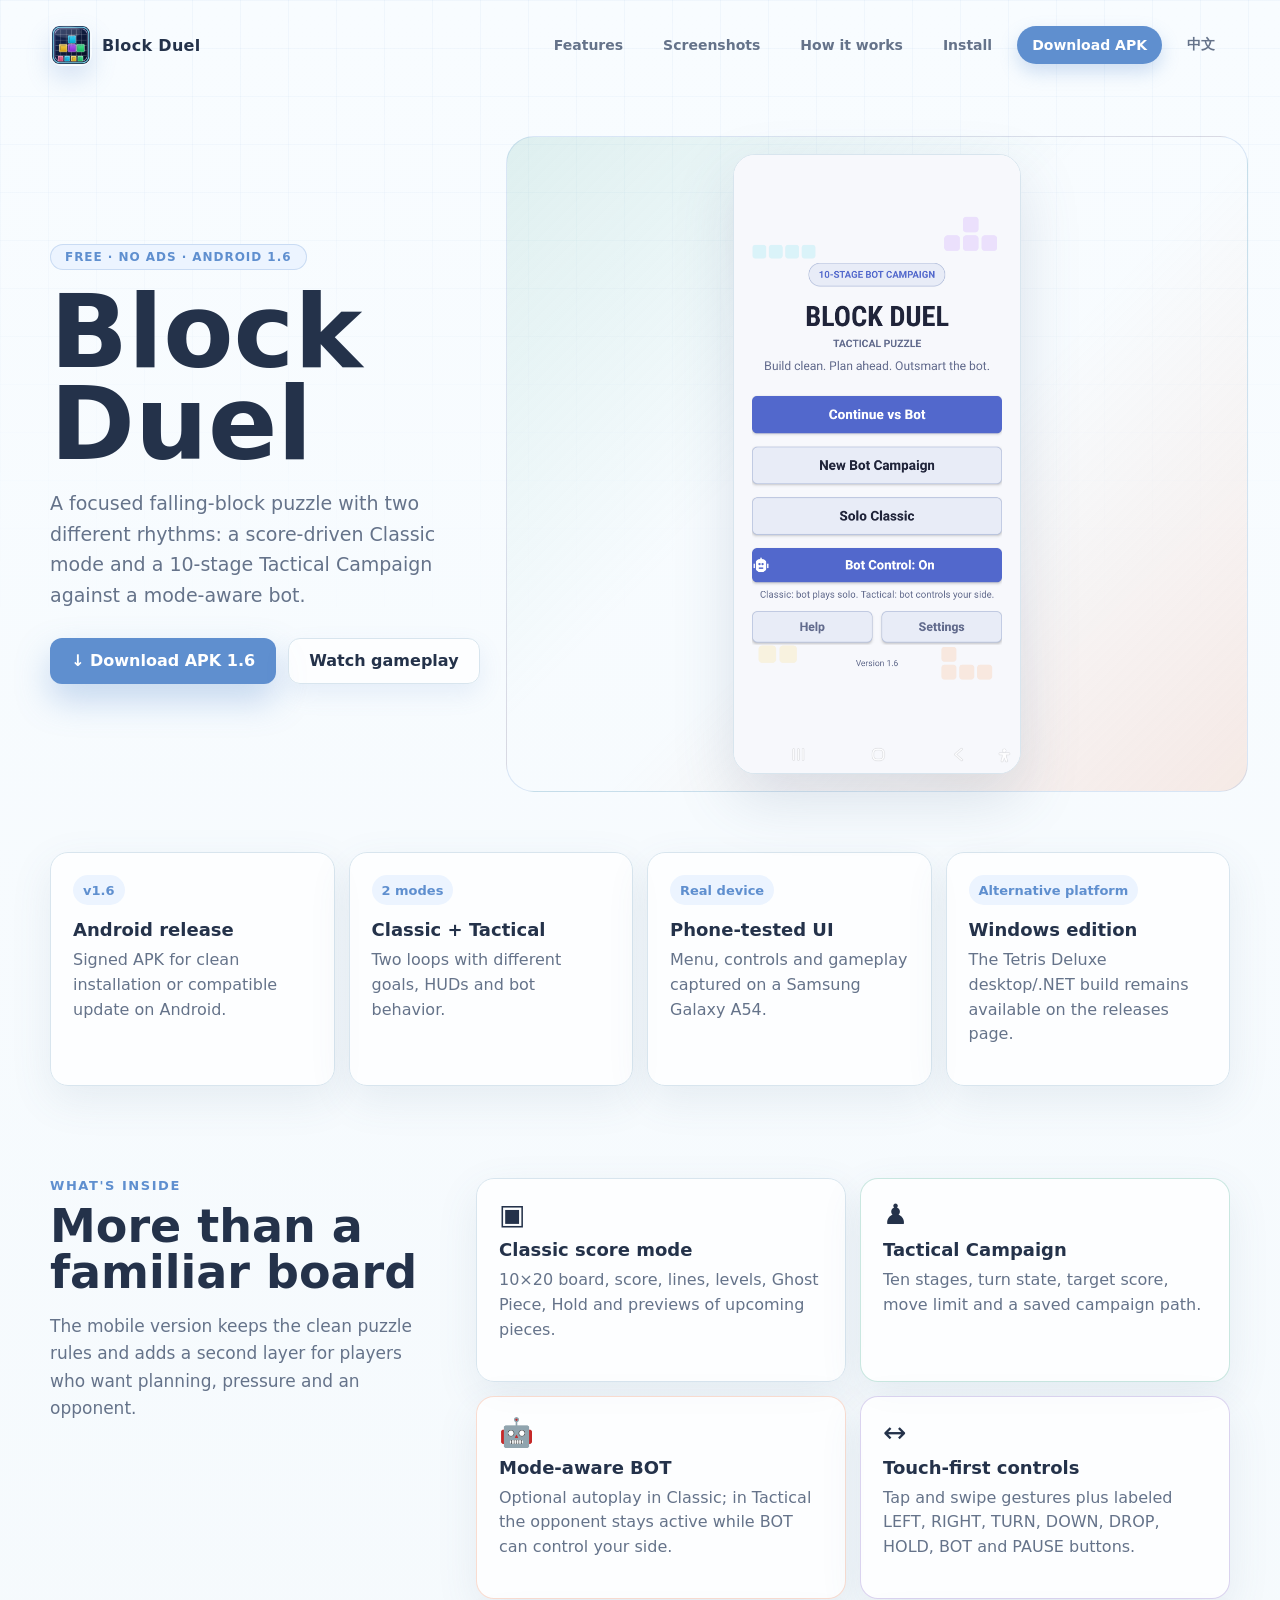
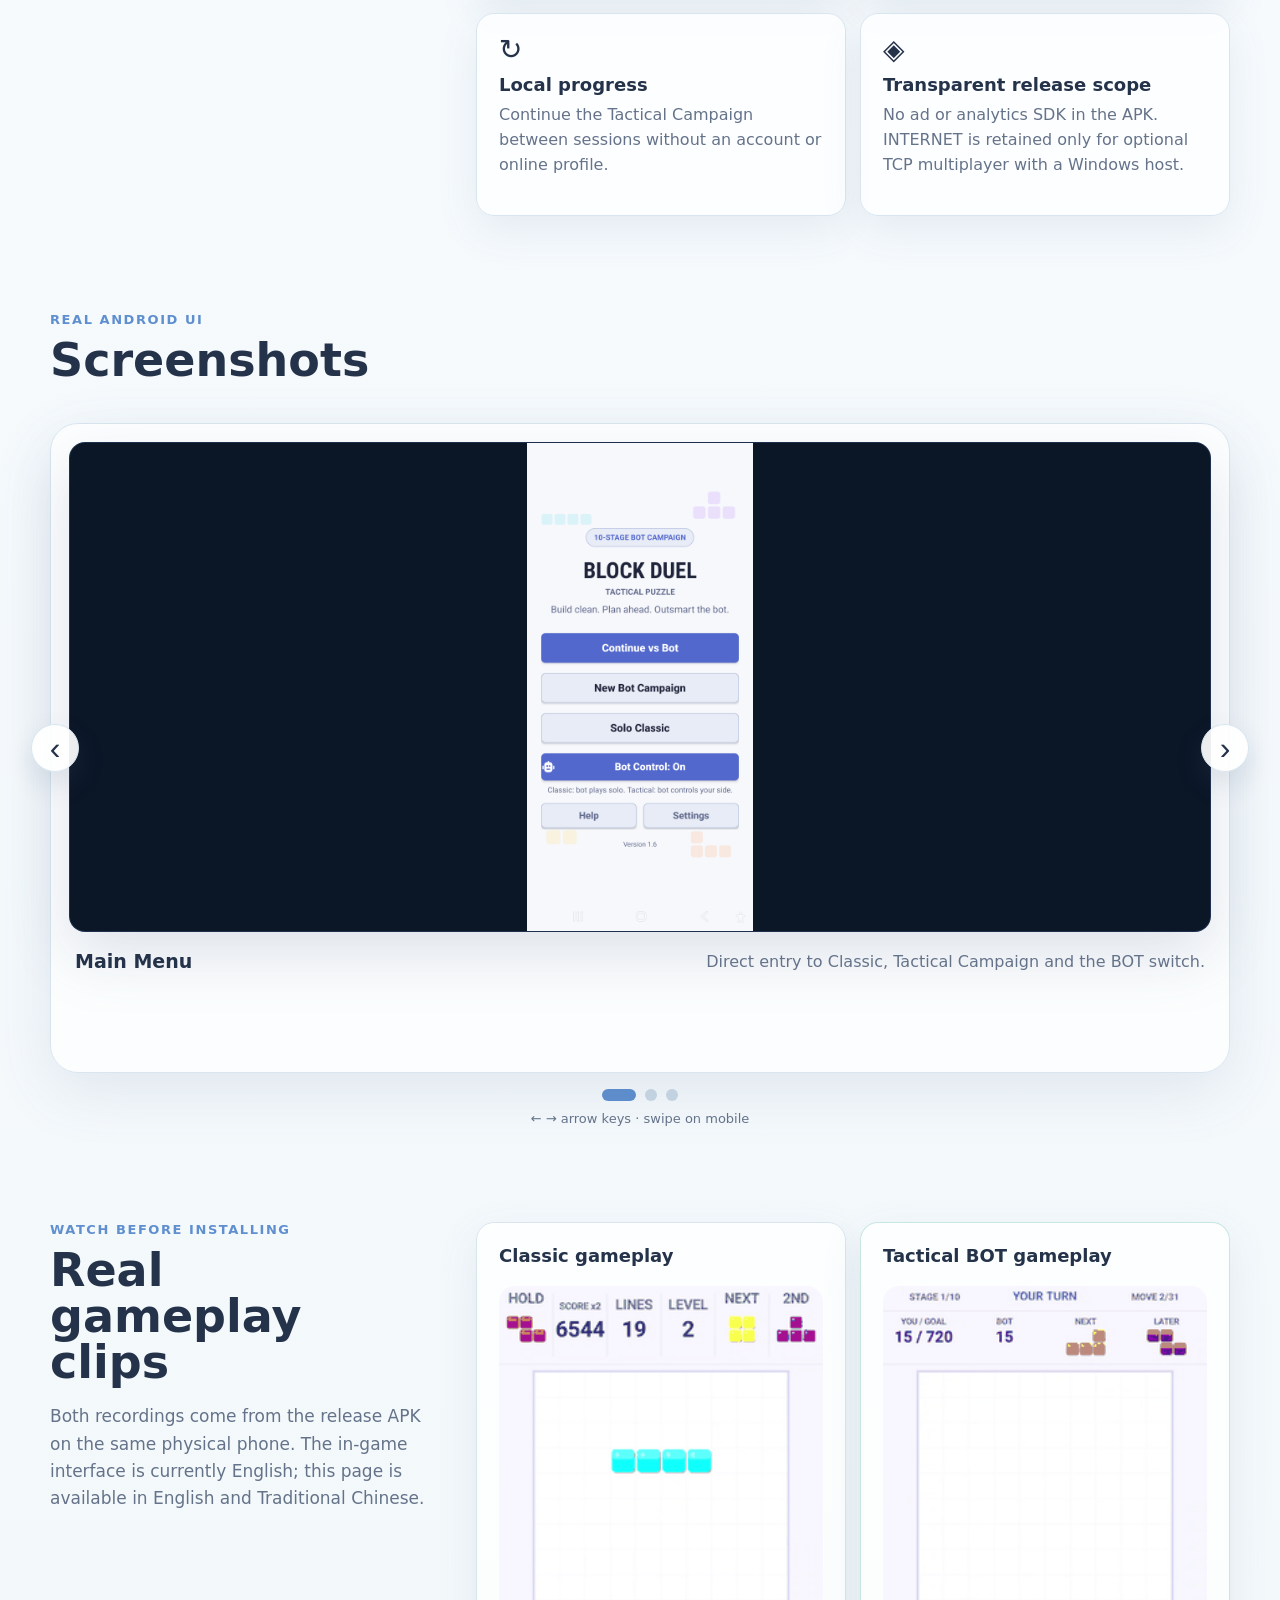
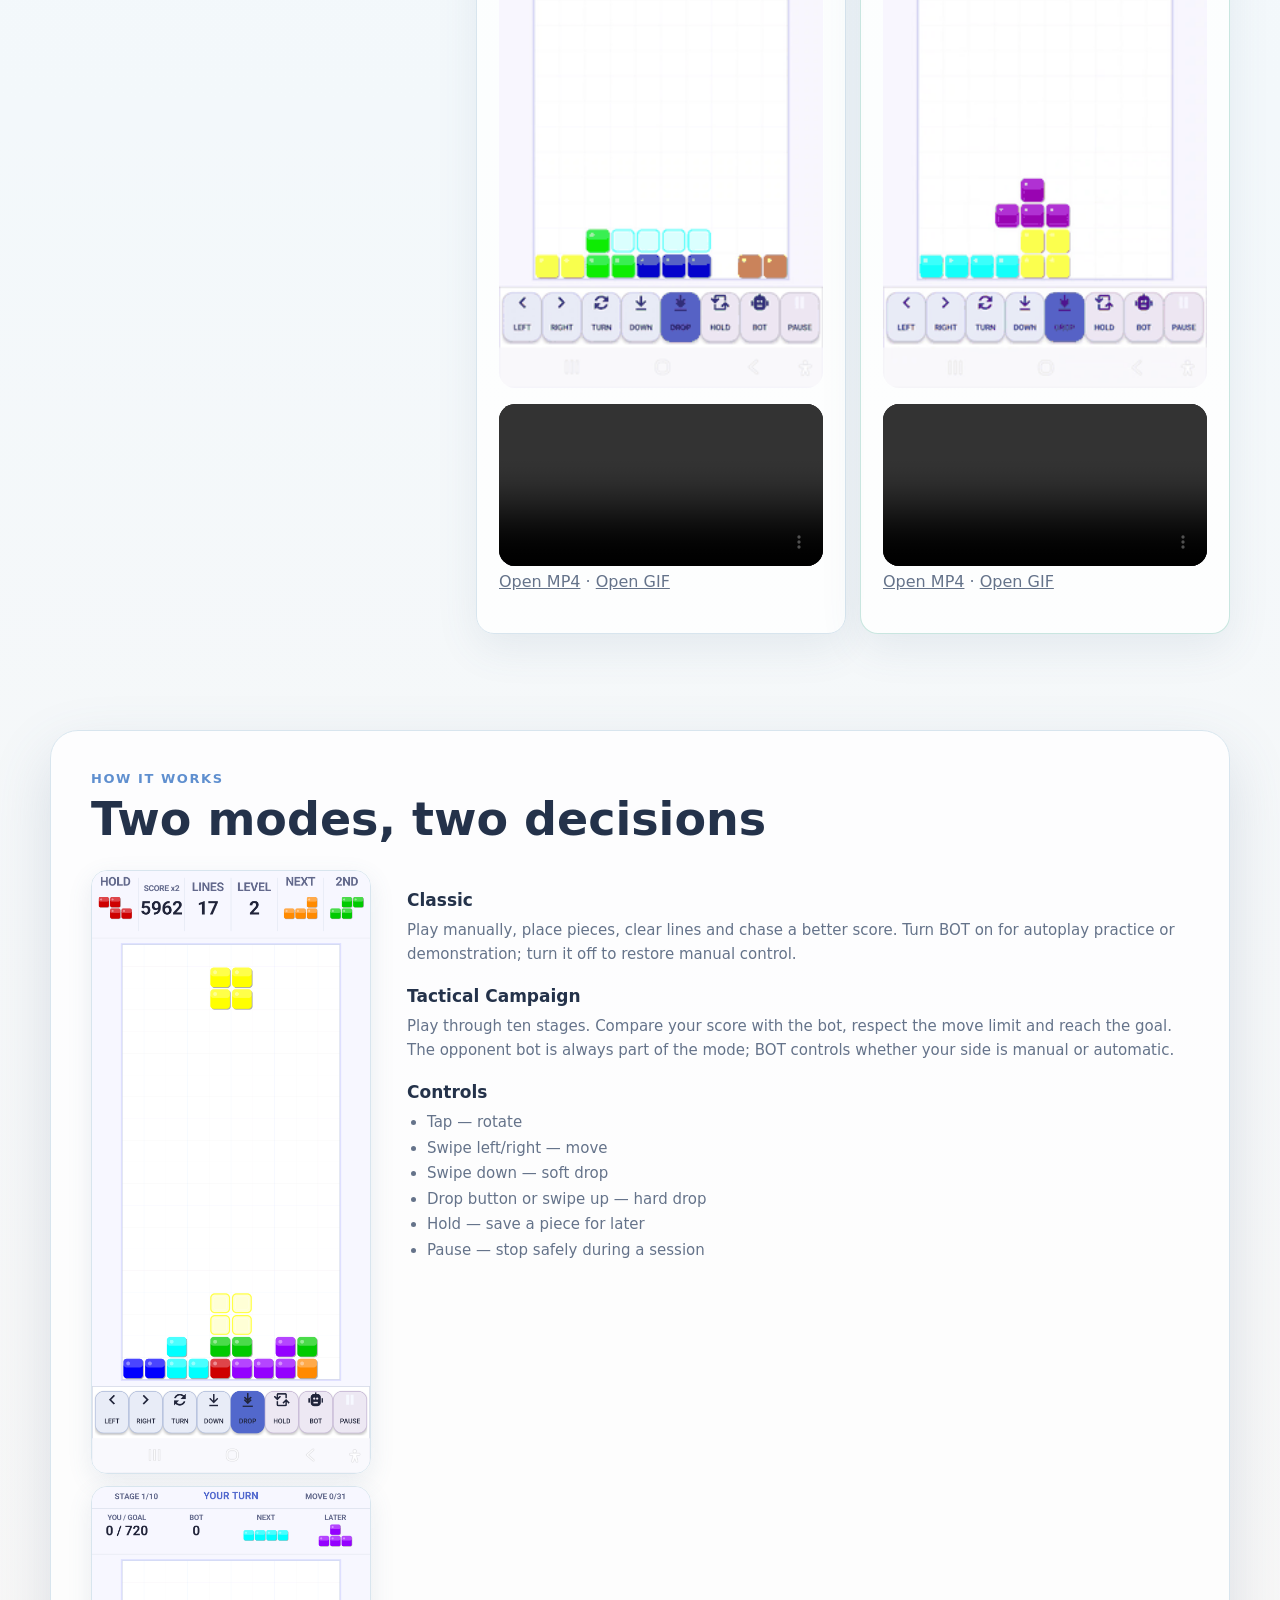
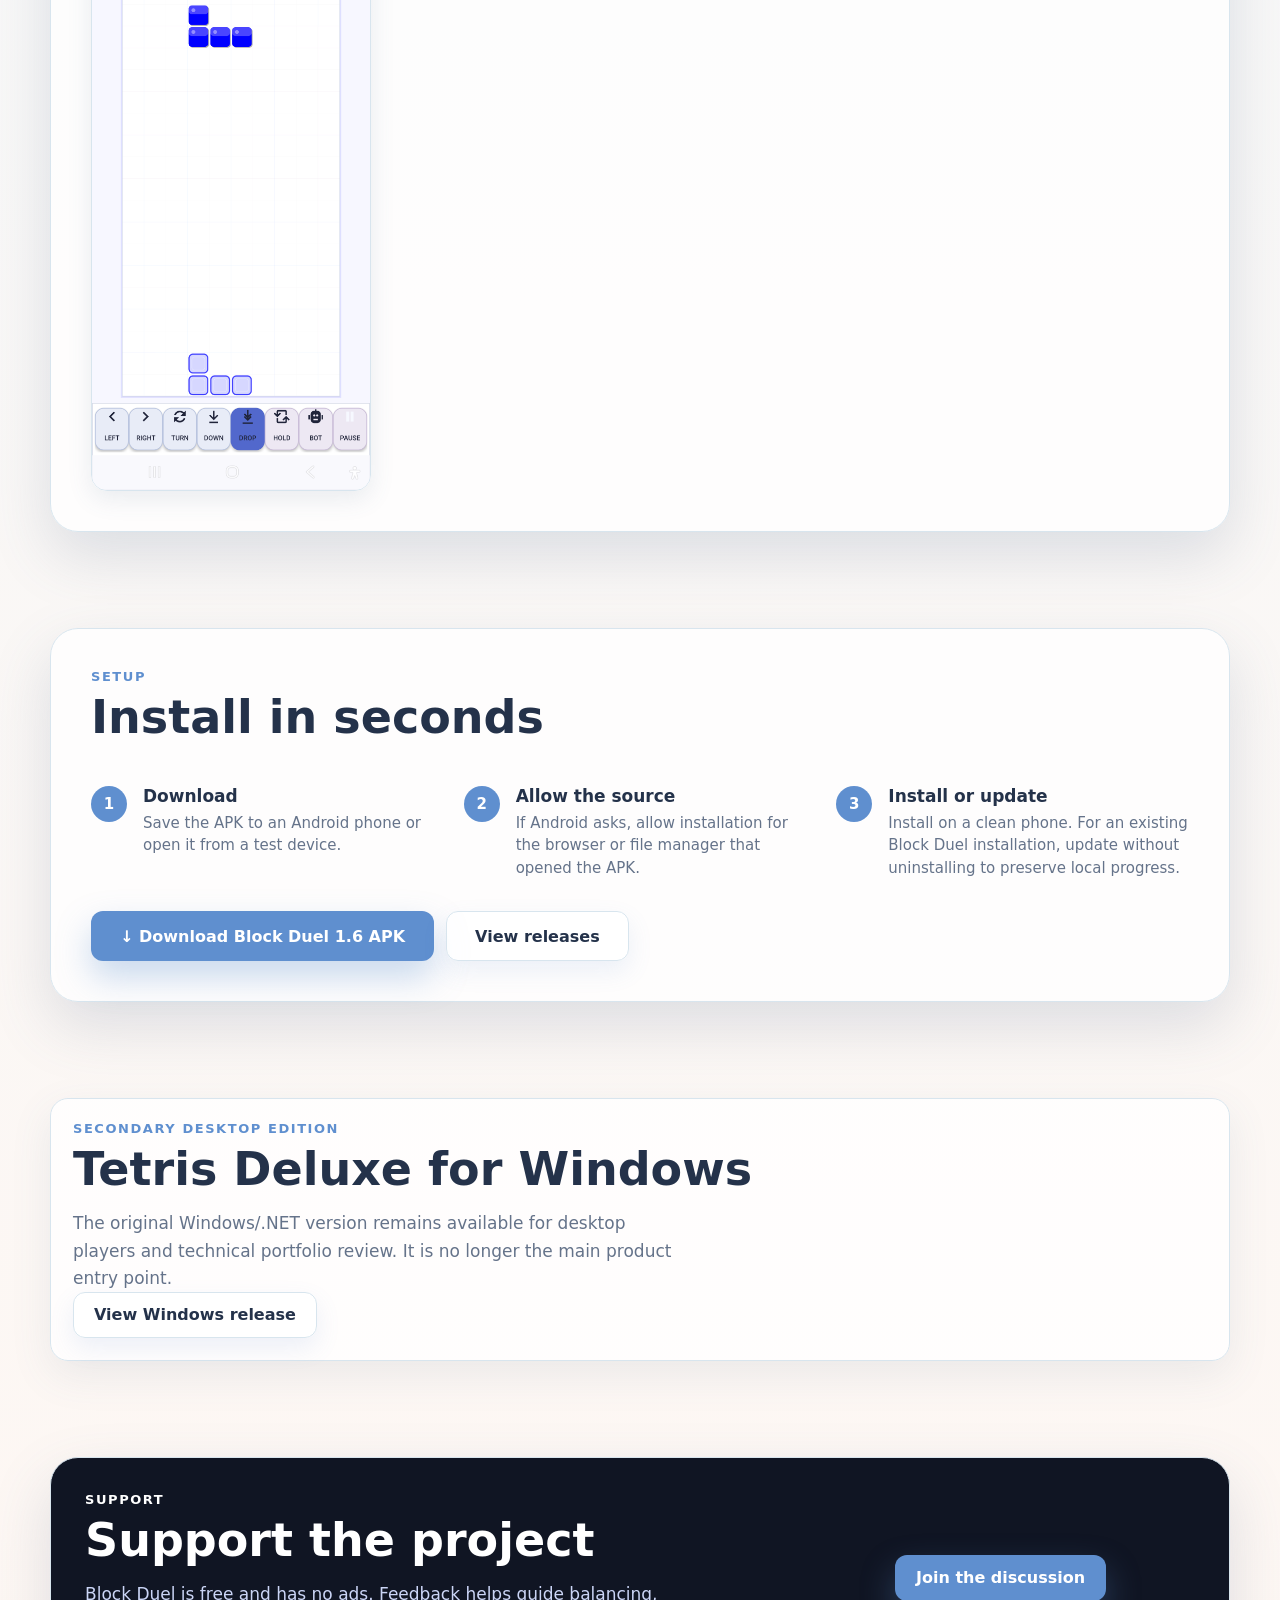
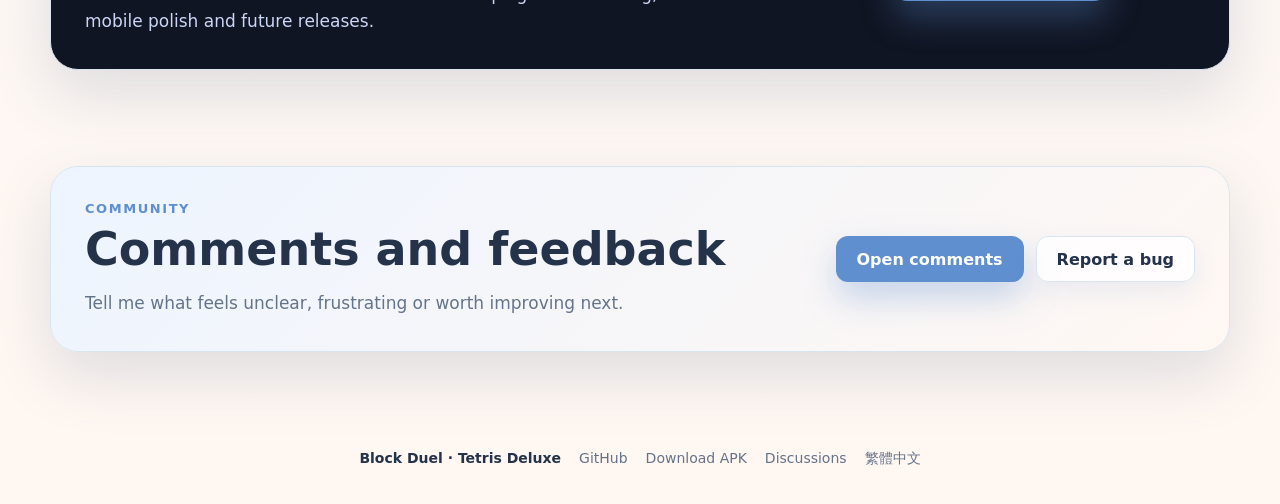
<file: docs/index.html>
<!doctype html>
<html lang="en">
<head>
  <meta charset="utf-8">
  <meta name="viewport" content="width=device-width, initial-scale=1">
  <title>Block Duel — Android Puzzle Game with Tactical Bot Campaign</title>
  <meta name="description" content="Download Block Duel 1.6 for Android: Classic falling blocks, touch controls, a Tactical Campaign and a mode-aware bot.">
  <meta name="keywords" content="Block Duel, Android puzzle game, Tetris game, tactical bot campaign, touch controls, falling blocks">
  <meta name="author" content="Denis-RZ">
  <meta name="robots" content="index, follow">
  <link rel="canonical" href="https://denis-rz.github.io/TetrisDeluxe/">
  <meta property="og:type" content="website">
  <meta property="og:title" content="Block Duel — Android Puzzle Game">
  <meta property="og:description" content="Classic falling blocks and a 10-stage Tactical Campaign against a mode-aware bot.">
  <meta property="og:url" content="https://denis-rz.github.io/TetrisDeluxe/">
  <meta property="og:image" content="https://denis-rz.github.io/TetrisDeluxe/assets/android-main-menu.png">
  <meta property="og:site_name" content="Block Duel">
  <meta name="twitter:card" content="summary_large_image">
  <meta name="twitter:title" content="Block Duel — Android Puzzle Game">
  <meta name="twitter:description" content="Download Block Duel 1.6 for Android with touch controls, Tactical Campaign and a mode-aware bot.">
  <meta name="twitter:image" content="https://denis-rz.github.io/TetrisDeluxe/assets/android-main-menu.png">
  <meta name="theme-color" content="#f7fbff">
  <link rel="icon" type="image/png" href="assets/icon.png">
  <link rel="apple-touch-icon" href="assets/icon.png">
  <link rel="alternate" hreflang="en" href="https://denis-rz.github.io/TetrisDeluxe/">
  <link rel="alternate" hreflang="zh-Hant-TW" href="https://denis-rz.github.io/TetrisDeluxe/zh-tw/">
  <link rel="alternate" hreflang="x-default" href="https://denis-rz.github.io/TetrisDeluxe/">
  <link rel="stylesheet" href="styles.css?v=1.6.2">
  <script async src="https://www.googletagmanager.com/gtag/js?id=G-CJQLMPDZRV"></script>
  <script>
    window.dataLayer = window.dataLayer || [];
    function gtag(){dataLayer.push(arguments);}
    gtag('js', new Date());
    gtag('config', 'G-CJQLMPDZRV');
  </script>
  <script type="application/ld+json">
    {
      "@context": "https://schema.org",
      "@type": "SoftwareApplication",
      "name": "Block Duel",
      "applicationCategory": "GameApplication",
      "applicationSubCategory": "Puzzle Game",
      "operatingSystem": "Android",
      "description": "Android falling-block puzzle game with Classic play, Tactical Campaign, touch controls and a mode-aware bot.",
      "image": "https://denis-rz.github.io/TetrisDeluxe/assets/android-main-menu.png",
      "screenshot": [
        "https://denis-rz.github.io/TetrisDeluxe/assets/android-main-menu.png",
        "https://denis-rz.github.io/TetrisDeluxe/assets/android-classic.png",
        "https://denis-rz.github.io/TetrisDeluxe/assets/android-tactical.png"
      ],
      "downloadUrl": "https://denis-rz.github.io/TetrisDeluxe/assets/Block-Duel-1.6.apk",
      "discussionUrl": "https://github.com/Denis-RZ/TetrisDeluxe/discussions",
      "softwareVersion": "1.6",
      "offers": {"@type": "Offer", "price": "0", "priceCurrency": "USD"},
      "author": {"@type": "Person", "name": "Denis-RZ", "url": "https://github.com/Denis-RZ"},
      "url": "https://denis-rz.github.io/TetrisDeluxe/"
    }
  </script>
</head>
<body>
  <header class="site-header">
    <a class="brand" href="#top" aria-label="Block Duel home">
      <img src="assets/icon.png" alt="" class="brand-icon">
      <span>Block Duel</span>
    </a>
    <nav aria-label="Main navigation">
      <a href="#features">Features</a>
      <a href="#gallery">Screenshots</a>
      <a href="#android">How it works</a>
      <a href="#install">Install</a>
      <a href="assets/Block-Duel-1.6.apk" class="nav-download">Download APK</a>
      <a href="zh-tw/" lang="zh-Hant-TW">中文</a>
    </nav>
  </header>

  <main id="top">
    <section class="hero">
      <div class="hero-copy">
        <span class="badge">Free · No ads · Android 1.6</span>
        <h1>Block Duel</h1>
        <p class="lead">A focused falling-block puzzle with two different rhythms: a score-driven Classic mode and a 10-stage Tactical Campaign against a mode-aware bot.</p>
        <div class="actions">
          <a class="button primary" href="assets/Block-Duel-1.6.apk">↓ Download APK 1.6</a>
          <a class="button" href="#mobile-demo">Watch gameplay</a>
        </div>
      </div>
      <div class="hero-media">
      <img src="assets/android-main-menu.png" alt="Block Duel Android main menu with Classic, Tactical and BOT controls">
      </div>
    </section>

    <section class="release-panel" aria-label="Release highlights">
      <article>
        <span class="metric">v1.6</span>
        <strong>Android release</strong>
        <p>Signed APK for clean installation or compatible update on Android.</p>
      </article>
      <article>
        <span class="metric">2 modes</span>
        <strong>Classic + Tactical</strong>
        <p>Two loops with different goals, HUDs and bot behavior.</p>
      </article>
      <article>
        <span class="metric">Real device</span>
        <strong>Phone-tested UI</strong>
        <p>Menu, controls and gameplay captured on a Samsung Galaxy A54.</p>
      </article>
      <article>
        <span class="metric">Alternative platform</span>
        <strong>Windows edition</strong>
        <p>The Tetris Deluxe desktop/.NET build remains available on the releases page.</p>
      </article>
    </section>

    <section id="features" class="section intro">
      <div>
        <p class="eyebrow">What's inside</p>
        <h2>More than a familiar board</h2>
        <p class="lead small">The mobile version keeps the clean puzzle rules and adds a second layer for players who want planning, pressure and an opponent.</p>
      </div>
      <div class="feature-grid">
        <article><span class="feature-icon">▣</span><strong>Classic score mode</strong><p>10×20 board, score, lines, levels, Ghost Piece, Hold and previews of upcoming pieces.</p></article>
        <article><span class="feature-icon">♟</span><strong>Tactical Campaign</strong><p>Ten stages, turn state, target score, move limit and a saved campaign path.</p></article>
        <article><span class="feature-icon">🤖</span><strong>Mode-aware BOT</strong><p>Optional autoplay in Classic; in Tactical the opponent stays active while BOT can control your side.</p></article>
        <article><span class="feature-icon">↔</span><strong>Touch-first controls</strong><p>Tap and swipe gestures plus labeled LEFT, RIGHT, TURN, DOWN, DROP, HOLD, BOT and PAUSE buttons.</p></article>
        <article><span class="feature-icon">↻</span><strong>Local progress</strong><p>Continue the Tactical Campaign between sessions without an account or online profile.</p></article>
        <article><span class="feature-icon">◈</span><strong>Transparent release scope</strong><p>No ad or analytics SDK in the APK. INTERNET is retained only for optional TCP multiplayer with a Windows host.</p></article>
      </div>
    </section>

    <section id="gallery" class="section gallery-section">
      <div class="section-heading"><div><p class="eyebrow">Real Android UI</p><h2>Screenshots</h2></div></div>
      <div class="slider" data-slider>
        <button class="slider-arrow previous" type="button" data-previous aria-label="Previous screenshot">‹</button>
        <figure class="slide is-active" data-slide><img src="assets/android-main-menu.png" alt="Block Duel Android main menu"><figcaption><strong>Main Menu</strong><span>Direct entry to Classic, Tactical Campaign and the BOT switch.</span></figcaption></figure>
        <figure class="slide" data-slide><img src="assets/android-classic.png" alt="Block Duel Android Classic mode"><figcaption><strong>Classic</strong><span>HUD, Ghost Piece, Hold, Next/2ND and touch controls.</span></figcaption></figure>
        <figure class="slide" data-slide><img src="assets/android-tactical.png" alt="Block Duel Android Tactical Campaign"><figcaption><strong>Tactical Campaign</strong><span>Stage, turn, scores, goal, move limit and next pieces.</span></figcaption></figure>
        <button class="slider-arrow next" type="button" data-next aria-label="Next screenshot">›</button>
      </div>
      <div class="slider-dots" data-dots aria-label="Gallery navigation"></div>
      <p class="gallery-hint">← → arrow keys · swipe on mobile</p>
    </section>

    <section id="mobile-demo" class="section intro">
      <div><p class="eyebrow">Watch before installing</p><h2>Real gameplay clips</h2><p class="lead small">Both recordings come from the release APK on the same physical phone. The in-game interface is currently English; this page is available in English and Traditional Chinese.</p></div>
      <div class="feature-grid">
        <article><strong>Classic gameplay</strong><img src="assets/android-classic-gameplay.gif" alt="Classic gameplay GIF preview" style="width:100%;border-radius:16px;margin:12px 0"><video controls preload="metadata" style="width:100%;border-radius:16px;background:#111" src="assets/android-classic-gameplay.mp4"></video><p><a href="assets/android-classic-gameplay.mp4">Open MP4</a> · <a href="assets/android-classic-gameplay.gif">Open GIF</a></p></article>
        <article><strong>Tactical BOT gameplay</strong><img src="assets/android-tactical-bot-clean.gif" alt="Tactical BOT gameplay GIF preview" style="width:100%;border-radius:16px;margin:12px 0"><video controls preload="metadata" style="width:100%;border-radius:16px;background:#111" src="assets/android-tactical-bot-clean.mp4"></video><p><a href="assets/android-tactical-bot-clean.mp4">Open MP4</a> · <a href="assets/android-tactical-bot-clean.gif">Open GIF</a></p></article>
      </div>
    </section>

    <section id="android" class="section android-section">
      <p class="eyebrow">How it works</p>
      <h2>Two modes, two decisions</h2>
      <div class="android-layout">
        <div class="android-screenshots"><img src="assets/android-classic.png" alt="Block Duel Classic mode"><img src="assets/android-tactical.png" alt="Block Duel Tactical Campaign"></div>
        <div class="android-info">
          <h3>Classic</h3><p class="android-desc">Play manually, place pieces, clear lines and chase a better score. Turn BOT on for autoplay practice or demonstration; turn it off to restore manual control.</p>
          <h3>Tactical Campaign</h3><p class="android-desc">Play through ten stages. Compare your score with the bot, respect the move limit and reach the goal. The opponent bot is always part of the mode; BOT controls whether your side is manual or automatic.</p>
          <h3>Controls</h3><ul><li>Tap — rotate</li><li>Swipe left/right — move</li><li>Swipe down — soft drop</li><li>Drop button or swipe up — hard drop</li><li>Hold — save a piece for later</li><li>Pause — stop safely during a session</li></ul>
        </div>
      </div>
    </section>

    <section id="install" class="section install-section">
      <div class="section-heading"><div><p class="eyebrow">Setup</p><h2>Install in seconds</h2></div></div>
      <div class="install-steps">
        <div class="install-step"><span class="step-num">1</span><div><strong>Download</strong><p>Save the APK to an Android phone or open it from a test device.</p></div></div>
        <div class="install-step"><span class="step-num">2</span><div><strong>Allow the source</strong><p>If Android asks, allow installation for the browser or file manager that opened the APK.</p></div></div>
        <div class="install-step"><span class="step-num">3</span><div><strong>Install or update</strong><p>Install on a clean phone. For an existing Block Duel installation, update without uninstalling to preserve local progress.</p></div></div>
      </div>
      <div class="install-actions"><a class="button primary install-cta" href="assets/Block-Duel-1.6.apk">↓ Download Block Duel 1.6 APK</a><a class="button install-cta" href="https://github.com/Denis-RZ/TetrisDeluxe/releases/latest">View releases</a></div>
    </section>

    <section class="section" aria-label="Desktop edition">
      <div style="padding:22px;border:1px solid #d8e5ee;border-radius:18px;background:rgba(255,255,255,.76);box-shadow:0 14px 42px rgba(81,104,136,.1)"><p class="eyebrow">Secondary desktop edition</p><h2>Tetris Deluxe for Windows</h2><p class="lead small">The original Windows/.NET version remains available for desktop players and technical portfolio review. It is no longer the main product entry point.</p><a class="button" href="https://github.com/Denis-RZ/TetrisDeluxe/releases/latest">View Windows release</a></div>
    </section>

    <section id="support" class="section support-section"><div class="support-copy"><p class="eyebrow">Support</p><h2>Support the project</h2><p class="lead small">Block Duel is free and has no ads. Feedback helps guide balancing, mobile polish and future releases.</p></div><div class="feedback-actions"><a class="button primary" href="https://github.com/Denis-RZ/TetrisDeluxe/discussions">Join the discussion</a></div></section>

    <section id="feedback" class="section feedback-section"><div><p class="eyebrow">Community</p><h2>Comments and feedback</h2><p class="lead small">Tell me what feels unclear, frustrating or worth improving next.</p></div><div class="feedback-actions"><a class="button primary" href="https://github.com/Denis-RZ/TetrisDeluxe/discussions">Open comments</a><a class="button" href="https://github.com/Denis-RZ/TetrisDeluxe/issues/new?template=feedback.yml">Report a bug</a></div></section>
  </main>

  <footer><span>Block Duel · Tetris Deluxe</span><a href="https://github.com/Denis-RZ/TetrisDeluxe">GitHub</a><a href="assets/Block-Duel-1.6.apk">Download APK</a><a href="https://github.com/Denis-RZ/TetrisDeluxe/discussions">Discussions</a><a href="zh-tw/" lang="zh-Hant-TW">繁體中文</a></footer>

  <script>
    const slider = document.querySelector("[data-slider]");
    const slides = [...document.querySelectorAll("[data-slide]")];
    const dotsHost = document.querySelector("[data-dots]");
    let currentSlide = 0;
    const setSlide = (index) => {
      currentSlide = (index + slides.length) % slides.length;
      slides.forEach((slide, i) => slide.classList.toggle("is-active", i === currentSlide));
      [...dotsHost.children].forEach((dot, i) => { dot.classList.toggle("is-active", i === currentSlide); dot.setAttribute("aria-current", i === currentSlide ? "true" : "false"); });
    };
    slides.forEach((_, index) => { const dot = document.createElement("button"); dot.type = "button"; dot.setAttribute("aria-label", `Show screenshot ${index + 1}`); dot.addEventListener("click", () => setSlide(index)); dotsHost.appendChild(dot); });
    slider.querySelector("[data-previous]").addEventListener("click", () => setSlide(currentSlide - 1));
    slider.querySelector("[data-next]").addEventListener("click", () => setSlide(currentSlide + 1));
    document.addEventListener("keydown", (e) => { if (e.key === "ArrowLeft") setSlide(currentSlide - 1); if (e.key === "ArrowRight") setSlide(currentSlide + 1); });
    let touchStartX = 0;
    slider.addEventListener("touchstart", (e) => { touchStartX = e.touches[0].clientX; }, { passive: true });
    slider.addEventListener("touchend", (e) => { const diff = touchStartX - e.changedTouches[0].clientX; if (Math.abs(diff) > 50) setSlide(currentSlide + (diff > 0 ? 1 : -1)); }, { passive: true });
    setSlide(0);
  </script>
</body>
</html>
</file>
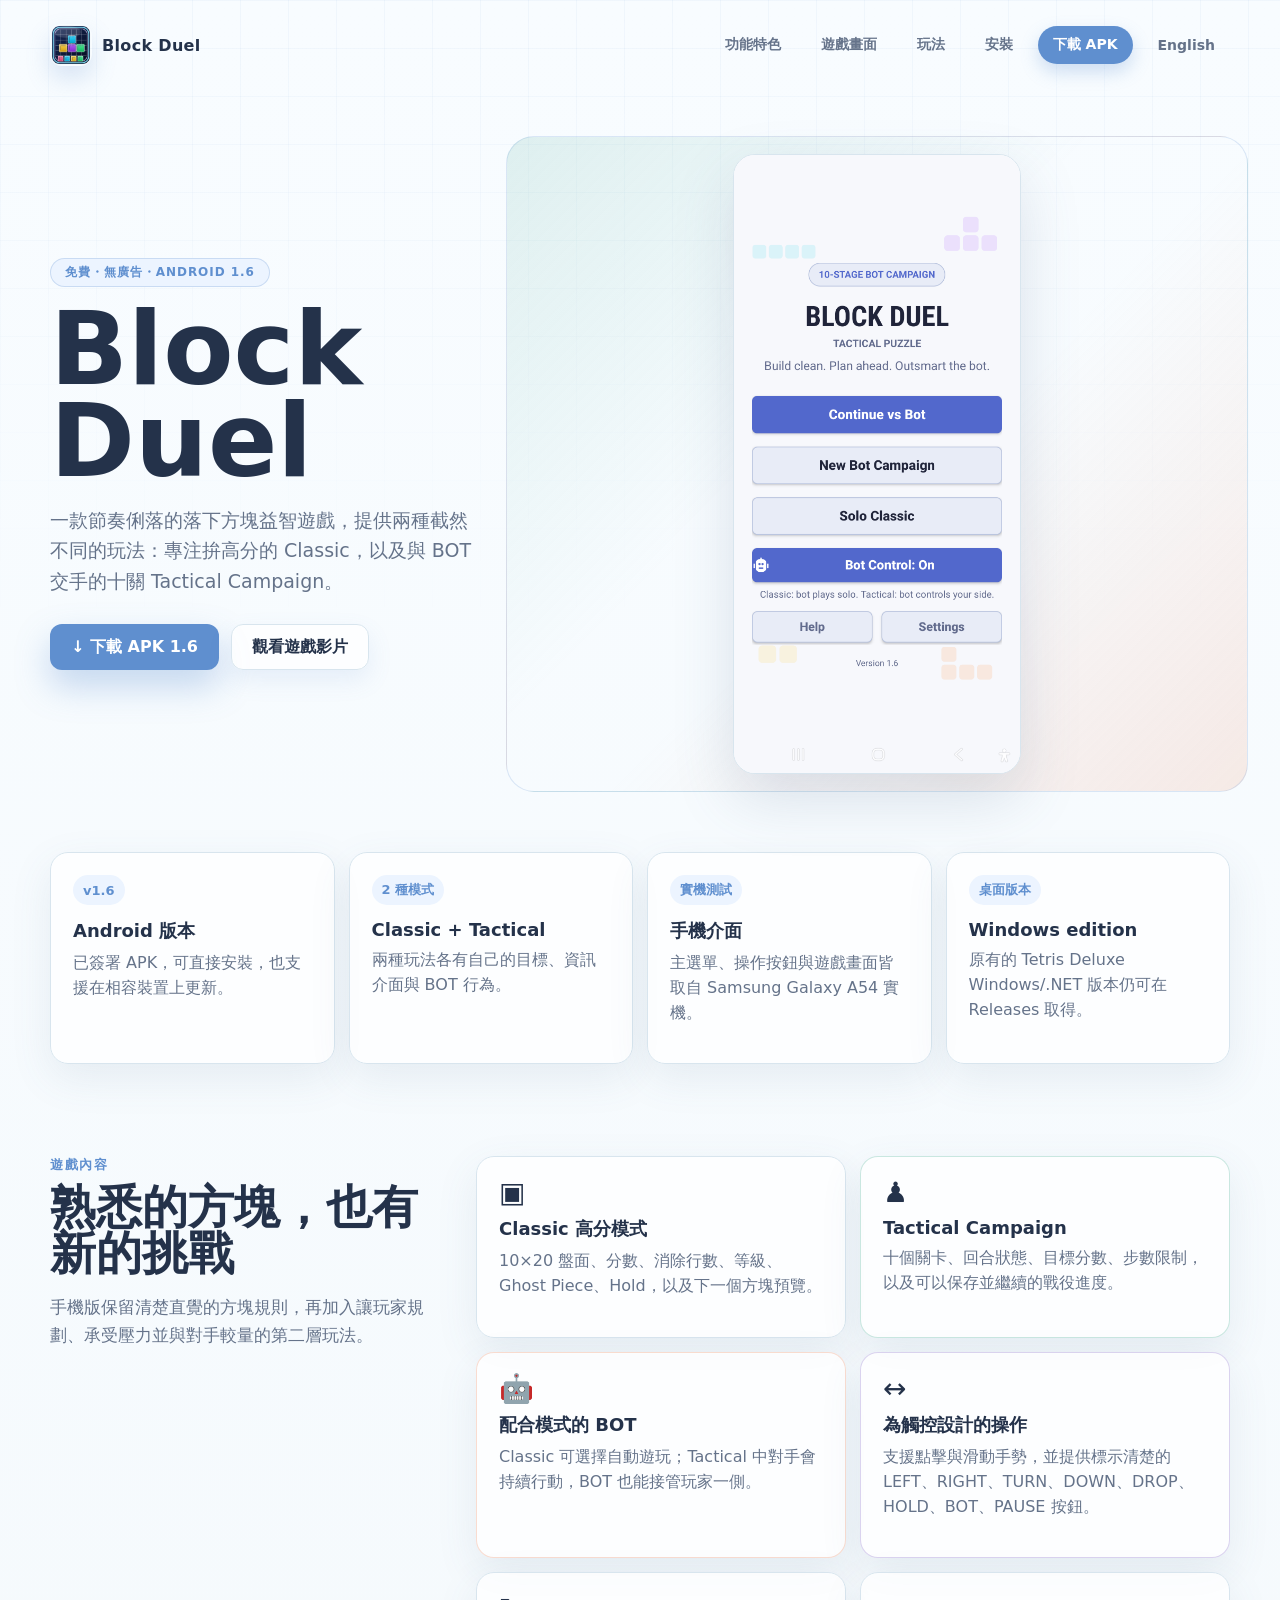
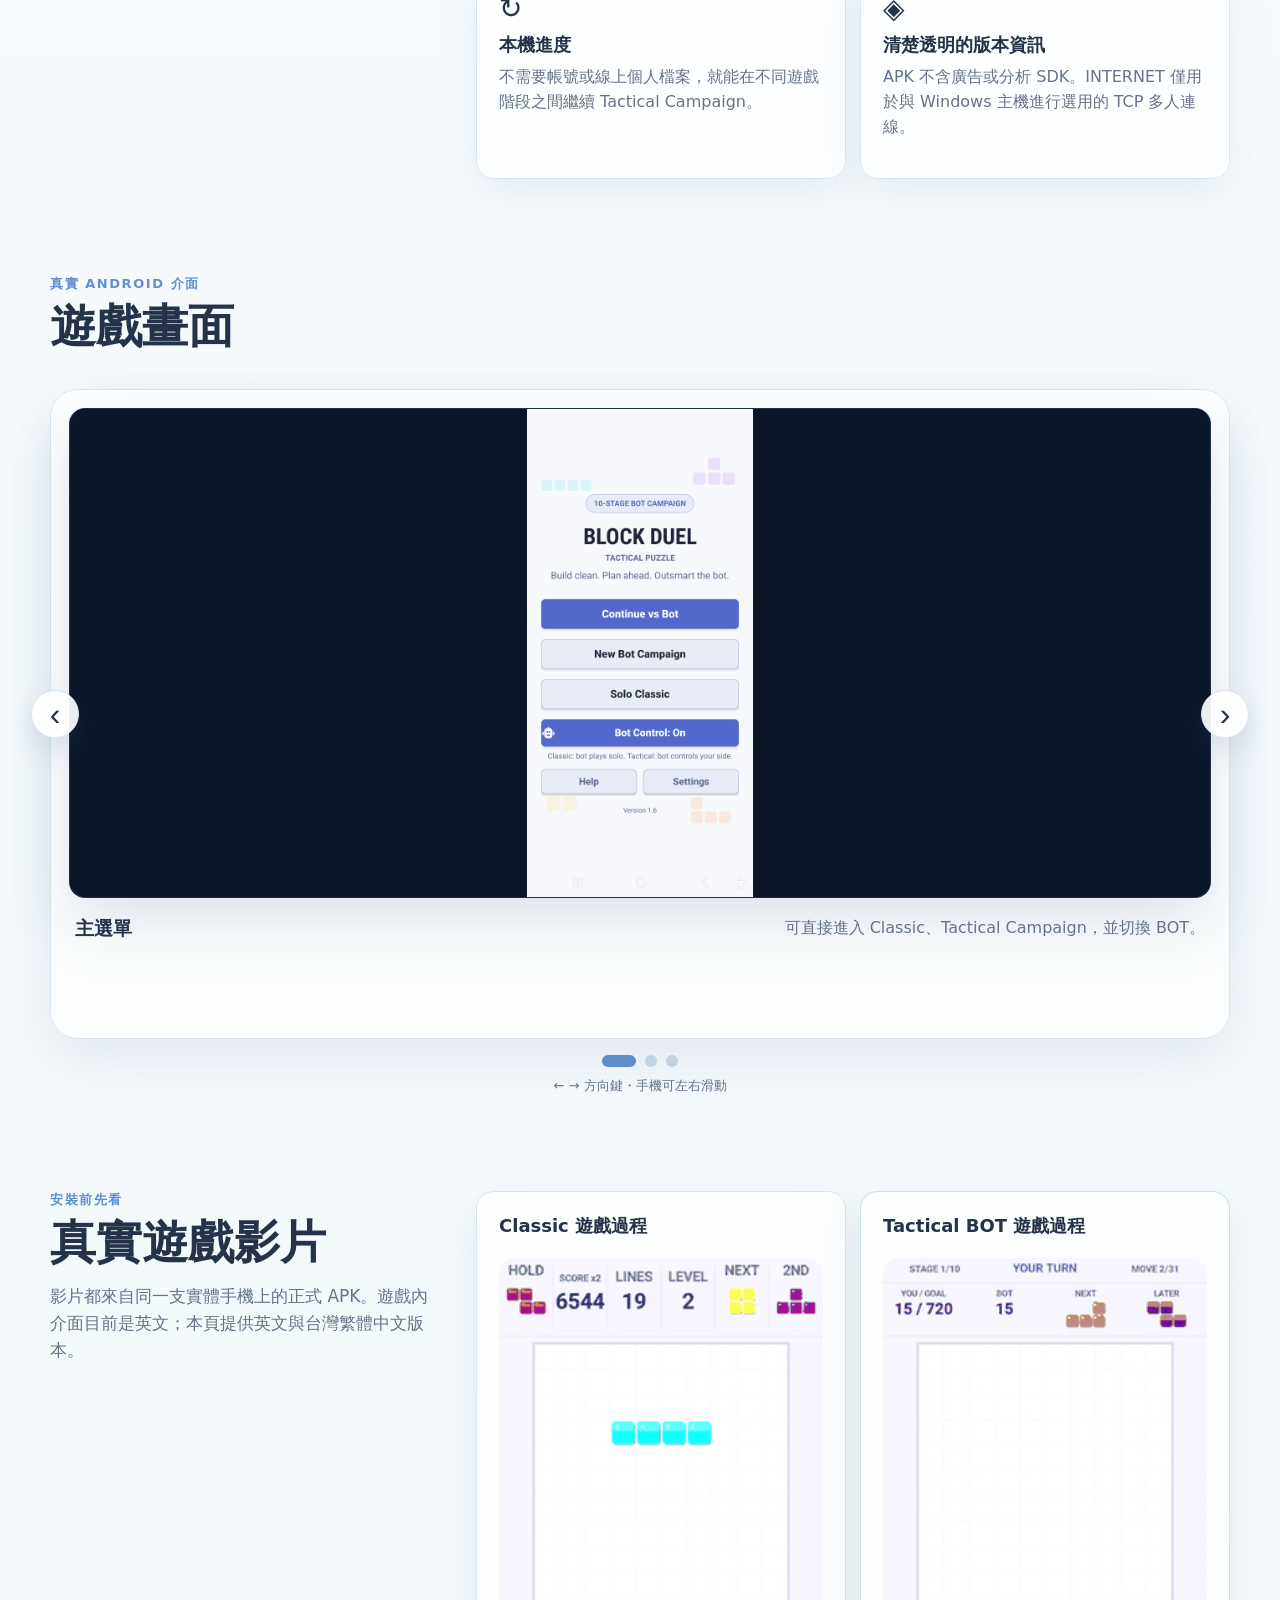
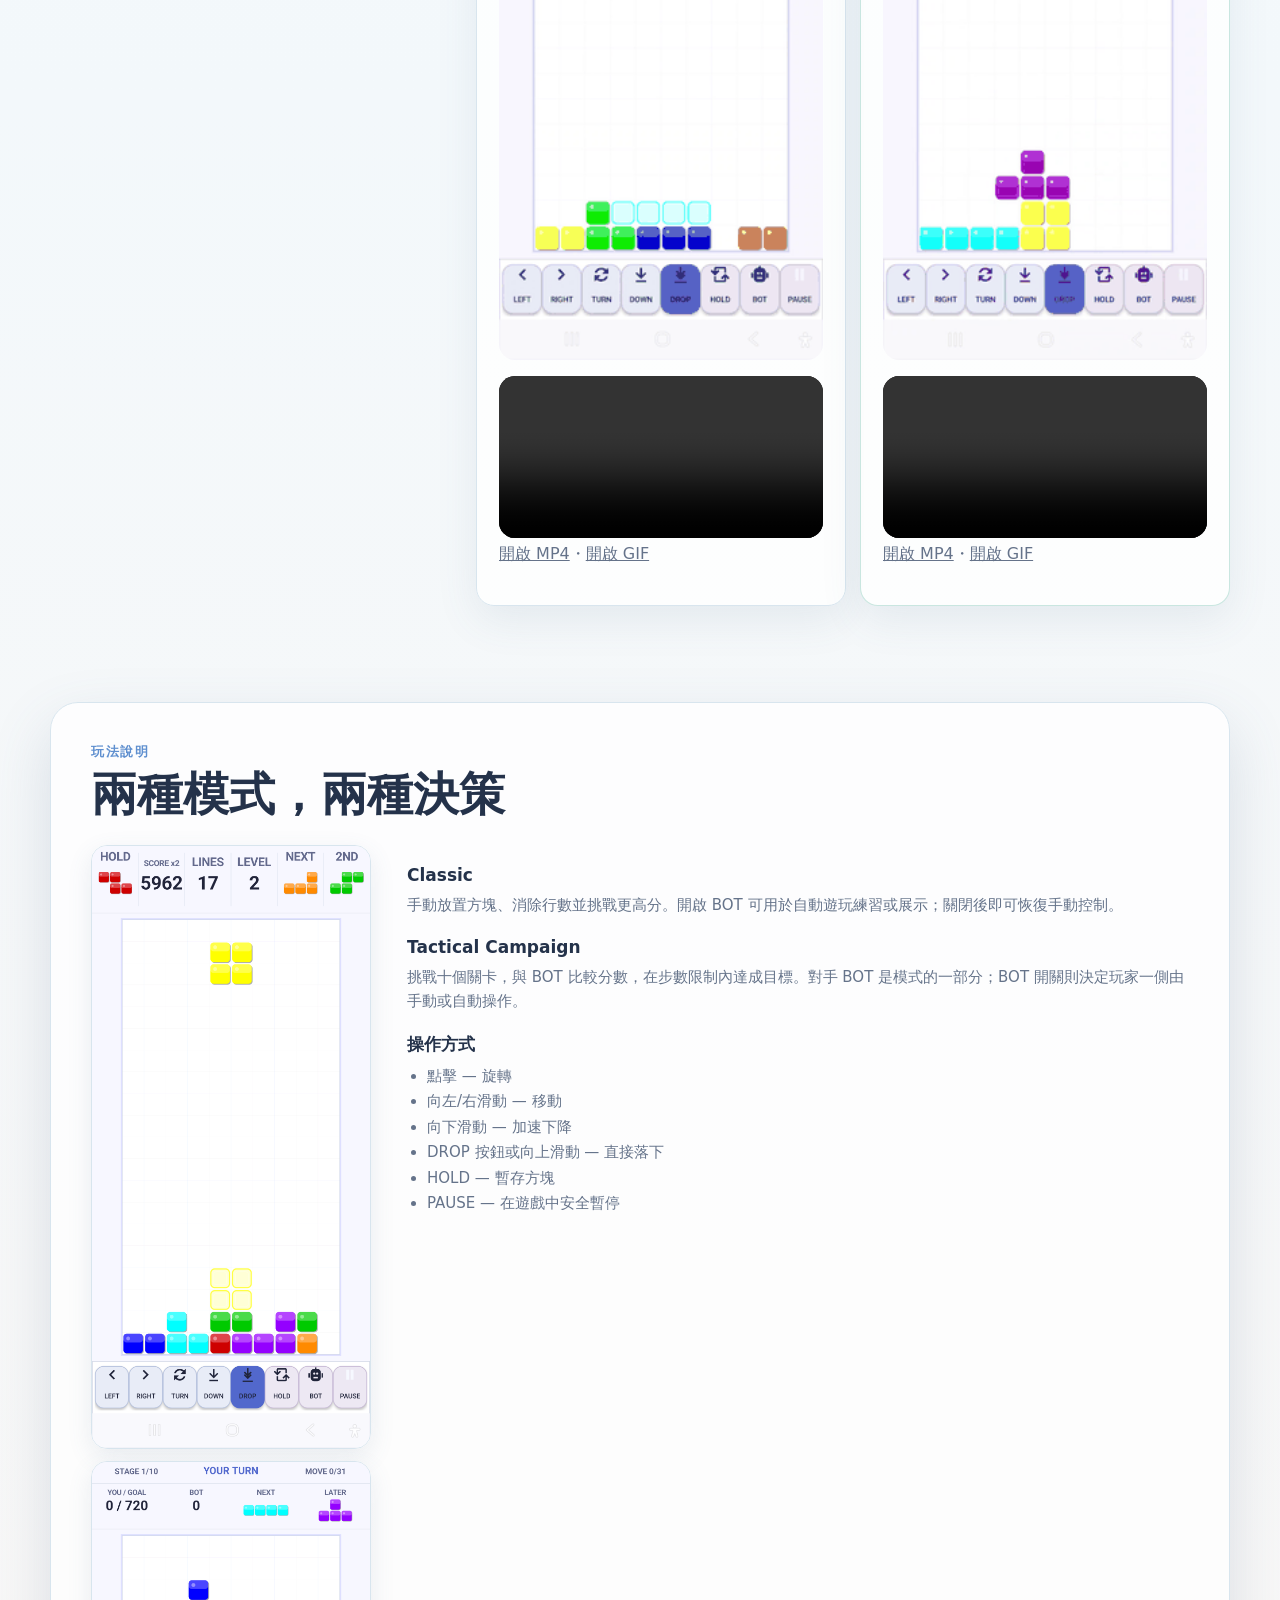
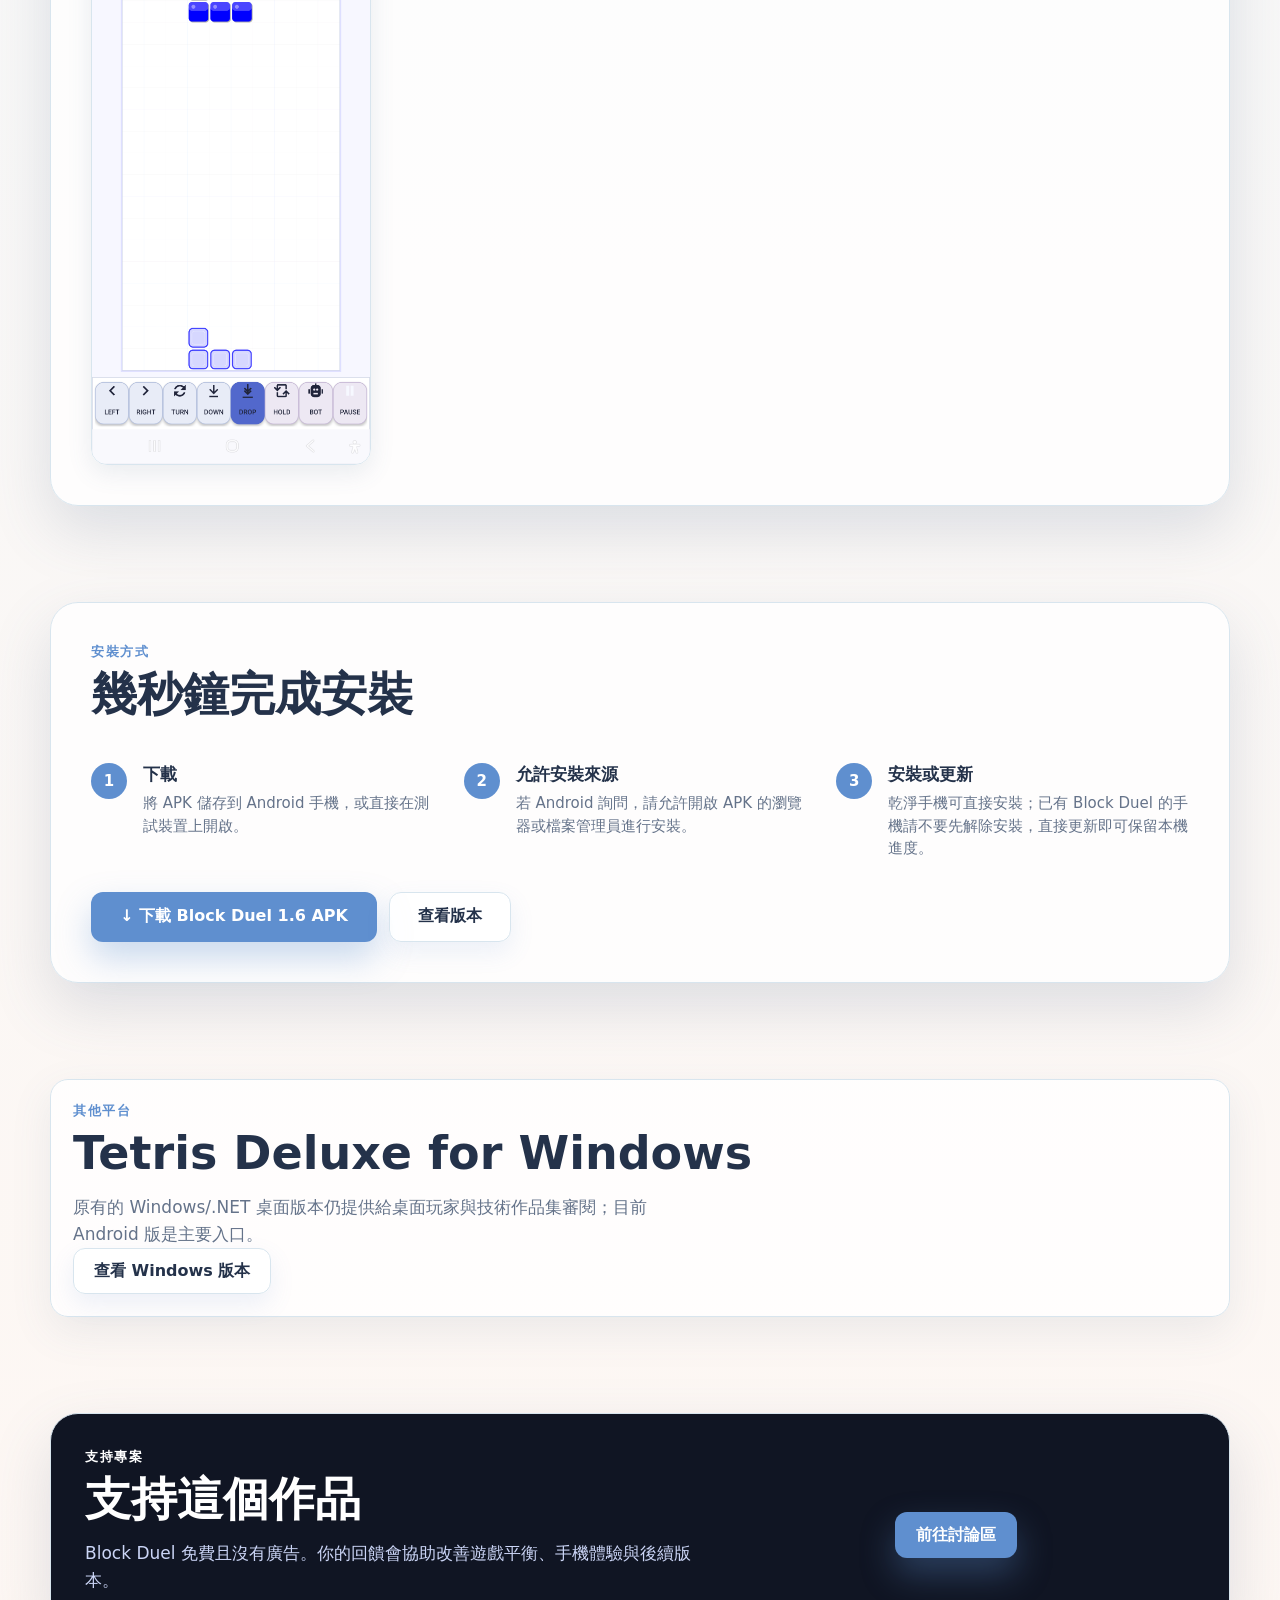
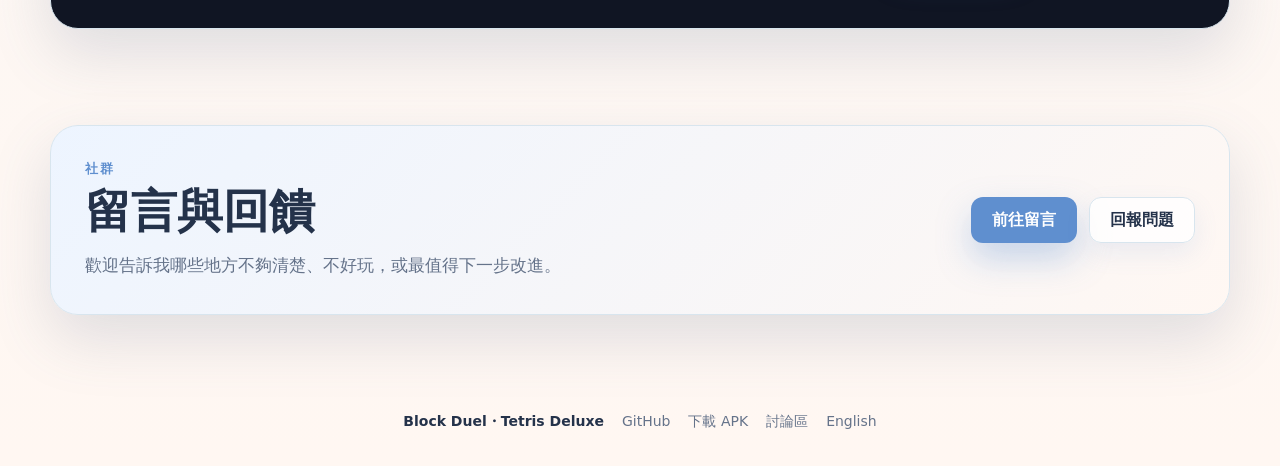
<file: docs/zh-tw/index.html>
<!doctype html>
<html lang="zh-Hant-TW">
<head>
  <meta charset="utf-8">
  <meta name="viewport" content="width=device-width, initial-scale=1">
  <title>Block Duel — Android 方塊益智遊戲，挑戰戰術 BOT 戰役</title>
  <meta name="description" content="下載 Block Duel 1.6 Android 版：經典落下方塊、觸控操作、十關戰術戰役，以及會配合模式行動的 BOT。">
  <meta name="keywords" content="Block Duel, Android 遊戲, 方塊益智遊戲, 戰術 BOT, 觸控遊戲">
  <meta name="author" content="Denis-RZ">
  <meta name="robots" content="index, follow">
  <link rel="canonical" href="https://denis-rz.github.io/TetrisDeluxe/zh-tw/">
  <link rel="icon" type="image/png" href="../assets/icon.png">
  <link rel="apple-touch-icon" href="../assets/icon.png">
  <link rel="alternate" hreflang="en" href="https://denis-rz.github.io/TetrisDeluxe/">
  <link rel="alternate" hreflang="zh-Hant-TW" href="https://denis-rz.github.io/TetrisDeluxe/zh-tw/">
  <link rel="alternate" hreflang="x-default" href="https://denis-rz.github.io/TetrisDeluxe/">
  <meta property="og:type" content="website">
  <meta property="og:title" content="Block Duel — Android 方塊益智遊戲">
  <meta property="og:description" content="經典落下方塊玩法，加上對抗模式感知 BOT 的十關戰術戰役。">
  <meta property="og:url" content="https://denis-rz.github.io/TetrisDeluxe/zh-tw/">
  <meta property="og:image" content="https://denis-rz.github.io/TetrisDeluxe/assets/android-main-menu.png">
  <meta property="og:site_name" content="Block Duel">
  <link rel="stylesheet" href="../styles.css?v=1.6.2">
</head>
<body>
  <header class="site-header">
    <a class="brand" href="#top" aria-label="Block Duel 首頁"><img src="../assets/icon.png" alt="" class="brand-icon"><span>Block Duel</span></a>
    <nav aria-label="主要導覽">
      <a href="#features">功能特色</a>
      <a href="#gallery">遊戲畫面</a>
      <a href="#android">玩法</a>
      <a href="#install">安裝</a>
      <a href="../assets/Block-Duel-1.6.apk" class="nav-download">下載 APK</a>
      <a href="../" lang="en">English</a>
    </nav>
  </header>

  <main id="top">
    <section class="hero">
      <div class="hero-copy">
        <span class="badge">免費・無廣告・Android 1.6</span>
        <h1>Block Duel</h1>
        <p class="lead">一款節奏俐落的落下方塊益智遊戲，提供兩種截然不同的玩法：專注拚高分的 Classic，以及與 BOT 交手的十關 Tactical Campaign。</p>
        <div class="actions"><a class="button primary" href="../assets/Block-Duel-1.6.apk">↓ 下載 APK 1.6</a><a class="button" href="#mobile-demo">觀看遊戲影片</a></div>
      </div>
      <div class="hero-media"><img src="../assets/android-main-menu.png" alt="Block Duel Android 主選單，包含 Classic、Tactical 與 BOT 控制"></div>
    </section>

    <section class="release-panel" aria-label="版本重點">
      <article><span class="metric">v1.6</span><strong>Android 版本</strong><p>已簽署 APK，可直接安裝，也支援在相容裝置上更新。</p></article>
      <article><span class="metric">2 種模式</span><strong>Classic + Tactical</strong><p>兩種玩法各有自己的目標、資訊介面與 BOT 行為。</p></article>
      <article><span class="metric">實機測試</span><strong>手機介面</strong><p>主選單、操作按鈕與遊戲畫面皆取自 Samsung Galaxy A54 實機。</p></article>
      <article><span class="metric">桌面版本</span><strong>Windows edition</strong><p>原有的 Tetris Deluxe Windows/.NET 版本仍可在 Releases 取得。</p></article>
    </section>

    <section id="features" class="section intro">
      <div><p class="eyebrow">遊戲內容</p><h2>熟悉的方塊，也有新的挑戰</h2><p class="lead small">手機版保留清楚直覺的方塊規則，再加入讓玩家規劃、承受壓力並與對手較量的第二層玩法。</p></div>
      <div class="feature-grid">
        <article><span class="feature-icon">▣</span><strong>Classic 高分模式</strong><p>10×20 盤面、分數、消除行數、等級、Ghost Piece、Hold，以及下一個方塊預覽。</p></article>
        <article><span class="feature-icon">♟</span><strong>Tactical Campaign</strong><p>十個關卡、回合狀態、目標分數、步數限制，以及可以保存並繼續的戰役進度。</p></article>
        <article><span class="feature-icon">🤖</span><strong>配合模式的 BOT</strong><p>Classic 可選擇自動遊玩；Tactical 中對手會持續行動，BOT 也能接管玩家一側。</p></article>
        <article><span class="feature-icon">↔</span><strong>為觸控設計的操作</strong><p>支援點擊與滑動手勢，並提供標示清楚的 LEFT、RIGHT、TURN、DOWN、DROP、HOLD、BOT、PAUSE 按鈕。</p></article>
        <article><span class="feature-icon">↻</span><strong>本機進度</strong><p>不需要帳號或線上個人檔案，就能在不同遊戲階段之間繼續 Tactical Campaign。</p></article>
        <article><span class="feature-icon">◈</span><strong>清楚透明的版本資訊</strong><p>APK 不含廣告或分析 SDK。INTERNET 僅用於與 Windows 主機進行選用的 TCP 多人連線。</p></article>
      </div>
    </section>

    <section id="gallery" class="section gallery-section">
      <div class="section-heading"><div><p class="eyebrow">真實 Android 介面</p><h2>遊戲畫面</h2></div></div>
      <div class="slider" data-slider>
        <button class="slider-arrow previous" type="button" data-previous aria-label="上一張遊戲畫面">‹</button>
        <figure class="slide is-active" data-slide><img src="../assets/android-main-menu.png" alt="Block Duel Android 主選單"><figcaption><strong>主選單</strong><span>可直接進入 Classic、Tactical Campaign，並切換 BOT。</span></figcaption></figure>
        <figure class="slide" data-slide><img src="../assets/android-classic.png" alt="Block Duel Android Classic 模式"><figcaption><strong>Classic</strong><span>HUD、Ghost Piece、Hold、Next/2ND 與觸控操作。</span></figcaption></figure>
        <figure class="slide" data-slide><img src="../assets/android-tactical.png" alt="Block Duel Android Tactical Campaign"><figcaption><strong>Tactical Campaign</strong><span>關卡、回合、雙方分數、目標、步數限制與下一個方塊。</span></figcaption></figure>
        <button class="slider-arrow next" type="button" data-next aria-label="下一張遊戲畫面">›</button>
      </div>
      <div class="slider-dots" data-dots aria-label="遊戲畫面導覽"></div>
      <p class="gallery-hint">← → 方向鍵・手機可左右滑動</p>
    </section>

    <section id="mobile-demo" class="section intro">
      <div><p class="eyebrow">安裝前先看</p><h2>真實遊戲影片</h2><p class="lead small">影片都來自同一支實體手機上的正式 APK。遊戲內介面目前是英文；本頁提供英文與台灣繁體中文版本。</p></div>
      <div class="feature-grid">
        <article><strong>Classic 遊戲過程</strong><img src="../assets/android-classic-gameplay.gif" alt="Classic 遊戲過程 GIF 預覽" style="width:100%;border-radius:16px;margin:12px 0"><video controls preload="metadata" style="width:100%;border-radius:16px;background:#111" src="../assets/android-classic-gameplay.mp4"></video><p><a href="../assets/android-classic-gameplay.mp4">開啟 MP4</a>・<a href="../assets/android-classic-gameplay.gif">開啟 GIF</a></p></article>
        <article><strong>Tactical BOT 遊戲過程</strong><img src="../assets/android-tactical-bot-clean.gif" alt="Tactical BOT 遊戲過程 GIF 預覽" style="width:100%;border-radius:16px;margin:12px 0"><video controls preload="metadata" style="width:100%;border-radius:16px;background:#111" src="../assets/android-tactical-bot-clean.mp4"></video><p><a href="../assets/android-tactical-bot-clean.mp4">開啟 MP4</a>・<a href="../assets/android-tactical-bot-clean.gif">開啟 GIF</a></p></article>
      </div>
    </section>

    <section id="android" class="section android-section">
      <p class="eyebrow">玩法說明</p><h2>兩種模式，兩種決策</h2>
      <div class="android-layout">
        <div class="android-screenshots"><img src="../assets/android-classic.png" alt="Block Duel Classic 模式"><img src="../assets/android-tactical.png" alt="Block Duel Tactical Campaign"></div>
        <div class="android-info"><h3>Classic</h3><p class="android-desc">手動放置方塊、消除行數並挑戰更高分。開啟 BOT 可用於自動遊玩練習或展示；關閉後即可恢復手動控制。</p><h3>Tactical Campaign</h3><p class="android-desc">挑戰十個關卡，與 BOT 比較分數，在步數限制內達成目標。對手 BOT 是模式的一部分；BOT 開關則決定玩家一側由手動或自動操作。</p><h3>操作方式</h3><ul><li>點擊 — 旋轉</li><li>向左/右滑動 — 移動</li><li>向下滑動 — 加速下降</li><li>DROP 按鈕或向上滑動 — 直接落下</li><li>HOLD — 暫存方塊</li><li>PAUSE — 在遊戲中安全暫停</li></ul></div>
      </div>
    </section>

    <section id="install" class="section install-section">
      <div class="section-heading"><div><p class="eyebrow">安裝方式</p><h2>幾秒鐘完成安裝</h2></div></div>
      <div class="install-steps"><div class="install-step"><span class="step-num">1</span><div><strong>下載</strong><p>將 APK 儲存到 Android 手機，或直接在測試裝置上開啟。</p></div></div><div class="install-step"><span class="step-num">2</span><div><strong>允許安裝來源</strong><p>若 Android 詢問，請允許開啟 APK 的瀏覽器或檔案管理員進行安裝。</p></div></div><div class="install-step"><span class="step-num">3</span><div><strong>安裝或更新</strong><p>乾淨手機可直接安裝；已有 Block Duel 的手機請不要先解除安裝，直接更新即可保留本機進度。</p></div></div></div>
      <div class="install-actions"><a class="button primary install-cta" href="../assets/Block-Duel-1.6.apk">↓ 下載 Block Duel 1.6 APK</a><a class="button install-cta" href="https://github.com/Denis-RZ/TetrisDeluxe/releases/latest">查看版本</a></div>
    </section>

    <section class="section" aria-label="桌面版本"><div style="padding:22px;border:1px solid #d8e5ee;border-radius:18px;background:rgba(255,255,255,.76);box-shadow:0 14px 42px rgba(81,104,136,.1)"><p class="eyebrow">其他平台</p><h2>Tetris Deluxe for Windows</h2><p class="lead small">原有的 Windows/.NET 桌面版本仍提供給桌面玩家與技術作品集審閱；目前 Android 版是主要入口。</p><a class="button" href="https://github.com/Denis-RZ/TetrisDeluxe/releases/latest">查看 Windows 版本</a></div></section>
    <section id="support" class="section support-section"><div class="support-copy"><p class="eyebrow">支持專案</p><h2>支持這個作品</h2><p class="lead small">Block Duel 免費且沒有廣告。你的回饋會協助改善遊戲平衡、手機體驗與後續版本。</p></div><div class="feedback-actions"><a class="button primary" href="https://github.com/Denis-RZ/TetrisDeluxe/discussions">前往討論區</a></div></section>
    <section id="feedback" class="section feedback-section"><div><p class="eyebrow">社群</p><h2>留言與回饋</h2><p class="lead small">歡迎告訴我哪些地方不夠清楚、不好玩，或最值得下一步改進。</p></div><div class="feedback-actions"><a class="button primary" href="https://github.com/Denis-RZ/TetrisDeluxe/discussions">前往留言</a><a class="button" href="https://github.com/Denis-RZ/TetrisDeluxe/issues/new?template=feedback.yml">回報問題</a></div></section>
  </main>
  <footer><span>Block Duel・Tetris Deluxe</span><a href="https://github.com/Denis-RZ/TetrisDeluxe">GitHub</a><a href="../assets/Block-Duel-1.6.apk">下載 APK</a><a href="https://github.com/Denis-RZ/TetrisDeluxe/discussions">討論區</a><a href="../" lang="en">English</a></footer>
  <script>
    const slider = document.querySelector("[data-slider]"), slides = [...document.querySelectorAll("[data-slide]")], dotsHost = document.querySelector("[data-dots]");
    let currentSlide = 0;
    const setSlide = (index) => { currentSlide = (index + slides.length) % slides.length; slides.forEach((slide, i) => slide.classList.toggle("is-active", i === currentSlide)); [...dotsHost.children].forEach((dot, i) => { dot.classList.toggle("is-active", i === currentSlide); dot.setAttribute("aria-current", i === currentSlide ? "true" : "false"); }); };
    slides.forEach((_, index) => { const dot = document.createElement("button"); dot.type = "button"; dot.setAttribute("aria-label", `顯示第 ${index + 1} 張遊戲畫面`); dot.addEventListener("click", () => setSlide(index)); dotsHost.appendChild(dot); });
    slider.querySelector("[data-previous]").addEventListener("click", () => setSlide(currentSlide - 1)); slider.querySelector("[data-next]").addEventListener("click", () => setSlide(currentSlide + 1)); document.addEventListener("keydown", (e) => { if (e.key === "ArrowLeft") setSlide(currentSlide - 1); if (e.key === "ArrowRight") setSlide(currentSlide + 1); });
    let touchStartX = 0; slider.addEventListener("touchstart", (e) => { touchStartX = e.touches[0].clientX; }, { passive: true }); slider.addEventListener("touchend", (e) => { const diff = touchStartX - e.changedTouches[0].clientX; if (Math.abs(diff) > 50) setSlide(currentSlide + (diff > 0 ? 1 : -1)); }, { passive: true }); setSlide(0);
  </script>
</body>
</html>
</file>
<file: docs/styles.css>
:root {
  color-scheme: light;
  --bg: #f7fbff;
  --paper: #ffffff;
  --mist: #eef6fb;
  --ink: #24324a;
  --muted: #65738a;
  --line: #d8e5ee;
  --blue: #5f8fcf;
  --mint: #68b9a7;
  --peach: #f2ad8f;
  --lavender: #a997d8;
  --shadow: 0 24px 60px rgba(81, 104, 136, .18);
}

* {
  box-sizing: border-box;
}

html {
  scroll-behavior: smooth;
}

body {
  margin: 0;
  font-family: "Segoe UI", system-ui, -apple-system, BlinkMacSystemFont, sans-serif;
  background:
    linear-gradient(180deg, #f8fcff 0%, #f3f8fb 48%, #fff7f2 100%);
  color: var(--ink);
  overflow-x: hidden;
}

body::before {
  content: "";
  position: fixed;
  inset: 0;
  z-index: -1;
  background-image:
    linear-gradient(rgba(95, 143, 207, .08) 1px, transparent 1px),
    linear-gradient(90deg, rgba(95, 143, 207, .08) 1px, transparent 1px);
  background-size: 48px 48px;
  mask-image: linear-gradient(180deg, rgba(0,0,0,.7), transparent 70%);
}

a {
  color: inherit;
}

.site-header,
main,
footer {
  width: min(1180px, calc(100% - 40px));
  margin: 0 auto;
}

.site-header {
  display: flex;
  align-items: center;
  gap: 22px;
  padding: 24px 0;
}

.brand {
  display: inline-flex;
  align-items: center;
  gap: 10px;
  margin-right: auto;
  text-decoration: none;
  font-weight: 900;
  letter-spacing: .02em;
}

.brand-icon {
  width: 42px;
  height: 42px;
  border-radius: 12px;
  box-shadow: 0 12px 24px rgba(95, 143, 207, .22);
}

nav {
  display: flex;
  align-items: center;
  gap: 10px;
  flex-wrap: wrap;
}

nav a {
  min-height: 38px;
  display: inline-flex;
  align-items: center;
  padding: 0 14px;
  border: 1px solid transparent;
  border-radius: 999px;
  color: var(--muted);
  font-size: 14px;
  font-weight: 800;
  text-decoration: none;
}

nav a:hover {
  border-color: var(--line);
  background: rgba(255, 255, 255, .7);
  color: var(--ink);
}

.hero {
  display: grid;
  grid-template-columns: minmax(300px, 430px) 1fr;
  gap: 44px;
  align-items: center;
  padding: 64px 0 78px;
}

.hero-copy {
  max-width: 460px;
  min-width: 0;
}

/* version badge */
.badge {
  display: inline-block;
  margin-bottom: 16px;
  padding: 5px 14px;
  border-radius: 999px;
  background: #ecf4ff;
  border: 1px solid rgba(95, 143, 207, .25);
  color: var(--blue);
  font-size: 12px;
  font-weight: 900;
  letter-spacing: .08em;
  text-transform: uppercase;
}

/* nav download button */
nav a.nav-download {
  background: var(--blue);
  color: #fff;
  border-color: transparent;
  box-shadow: 0 8px 18px rgba(95, 143, 207, .28);
}

nav a.nav-download:hover {
  background: #4d7ec0;
  border-color: transparent;
  color: #fff;
}

.eyebrow {
  margin: 0 0 10px;
  color: var(--blue);
  font-size: 13px;
  font-weight: 900;
  letter-spacing: .12em;
  text-transform: uppercase;
}

h1,
h2,
p {
  margin-top: 0;
}

h1 {
  margin-bottom: 18px;
  font-size: clamp(52px, 8vw, 104px);
  line-height: .9;
  letter-spacing: 0;
}

h2 {
  margin-bottom: 18px;
  font-size: clamp(30px, 4vw, 46px);
  line-height: 1;
  letter-spacing: 0;
}

.lead {
  color: var(--muted);
  font-size: 19px;
  line-height: 1.6;
  overflow-wrap: break-word;
}

.lead.small {
  max-width: 620px;
  margin-bottom: 0;
  font-size: 17px;
}

.actions,
.feedback-actions {
  display: flex;
  flex-wrap: wrap;
  gap: 12px;
  margin-top: 28px;
}

.button {
  min-height: 46px;
  display: inline-flex;
  align-items: center;
  justify-content: center;
  padding: 0 20px;
  border: 1px solid var(--line);
  border-radius: 12px;
  background: rgba(255, 255, 255, .74);
  color: var(--ink);
  font-weight: 900;
  text-decoration: none;
  box-shadow: 0 10px 24px rgba(95, 143, 207, .12);
}

.button.primary {
  border-color: transparent;
  background: var(--blue);
  color: #fff;
  box-shadow: 0 16px 34px rgba(95, 143, 207, .34);
}

.button {
  transition: transform .15s, box-shadow .15s;
}

.button:hover {
  transform: translateY(-2px);
  box-shadow: 0 14px 32px rgba(95, 143, 207, .22);
}

.button.primary:hover {
  box-shadow: 0 20px 40px rgba(95, 143, 207, .44);
}

.hero-media {
  position: relative;
  min-width: 0;
}

.hero-media::before {
  content: "";
  position: absolute;
  inset: -18px;
  border: 1px solid rgba(95, 143, 207, .2);
  border-radius: 28px;
  background:
    linear-gradient(135deg, rgba(104, 185, 167, .18), transparent 42%),
    linear-gradient(315deg, rgba(242, 173, 143, .22), transparent 46%);
}

.hero-media img {
  display: block;
  width: auto;
  max-width: 100%;
  max-height: 620px;
  height: auto;
  margin: 0 auto;
  object-fit: contain;
  border: 1px solid var(--line);
  border-radius: 22px;
  background: var(--paper);
  box-shadow: var(--shadow);
  position: relative;
}

.slide img {
  display: block;
  width: 100%;
  height: 490px;
  object-fit: contain;
  border: 1px solid rgba(95, 143, 207, .22);
  border-radius: 16px;
  background: #0b1627;
  box-shadow: var(--shadow);
}

@media (max-width: 900px) {
  .slide img {
    height: auto;
    max-height: 340px;
  }
}

.release-panel {
  display: grid;
  grid-template-columns: repeat(4, 1fr);
  gap: 14px;
  margin-bottom: 92px;
}

.release-panel article,
.feature-grid article {
  min-width: 0;
  min-height: 148px;
  padding: 22px;
  border: 1px solid var(--line);
  border-radius: 18px;
  background: rgba(255, 255, 255, .76);
  box-shadow: 0 14px 42px rgba(81, 104, 136, .1);
}

.metric {
  display: inline-flex;
  align-items: center;
  min-height: 30px;
  margin-bottom: 14px;
  padding: 0 10px;
  border-radius: 999px;
  background: #ecf4ff;
  color: var(--blue);
  font-size: 13px;
  font-weight: 900;
}

.release-panel strong,
.feature-grid strong {
  display: block;
  margin-bottom: 8px;
  font-size: 18px;
}

.release-panel p,
.feature-grid p,
figcaption span,
footer {
  color: var(--muted);
  line-height: 1.55;
}

.section {
  margin-bottom: 96px;
}

.intro {
  display: grid;
  grid-template-columns: minmax(260px, 380px) 1fr;
  gap: 46px;
  align-items: start;
}

.feature-grid {
  display: grid;
  grid-template-columns: repeat(2, 1fr);
  gap: 14px;
}

.feature-grid article:nth-child(2) .metric,
.feature-grid article:nth-child(2) {
  border-color: rgba(104, 185, 167, .35);
}

.feature-grid article:nth-child(3) {
  border-color: rgba(242, 173, 143, .42);
}

.feature-grid article:nth-child(4) {
  border-color: rgba(169, 151, 216, .42);
}

.feature-grid article:last-child:nth-child(odd) {
  grid-column: 1 / -1;
}

.section-heading {
  display: flex;
  justify-content: space-between;
  gap: 20px;
  align-items: end;
  margin-bottom: 22px;
}

.slider {
  position: relative;
  min-height: 650px;
  padding: 18px;
  border: 1px solid var(--line);
  border-radius: 28px;
  background: rgba(255, 255, 255, .74);
  box-shadow: 0 18px 60px rgba(81, 104, 136, .12);
}

.slide {
  display: none;
  margin: 0;
}

.slide.is-active {
  display: block;
}

figcaption {
  display: flex;
  justify-content: space-between;
  gap: 20px;
  padding: 18px 6px 4px;
}

figcaption strong {
  flex: 0 0 auto;
  font-size: 19px;
}

.slider-arrow {
  position: absolute;
  top: 50%;
  z-index: 2;
  width: 48px;
  height: 48px;
  border: 1px solid var(--line);
  border-radius: 999px;
  background: rgba(255, 255, 255, .92);
  color: var(--ink);
  font-size: 32px;
  line-height: 1;
  box-shadow: 0 12px 28px rgba(81, 104, 136, .16);
  cursor: pointer;
  transform: translateY(-50%);
}

.slider-arrow:hover {
  background: #fff;
}

.slider-arrow.previous {
  left: -20px;
}

.slider-arrow.next {
  right: -20px;
}

.slider-dots {
  display: flex;
  justify-content: center;
  gap: 9px;
  margin-top: 16px;
}

.slider-dots button {
  width: 12px;
  height: 12px;
  border: 0;
  border-radius: 999px;
  background: #c9d8e5;
  cursor: pointer;
}

.slider-dots button.is-active {
  width: 34px;
  background: var(--blue);
}

.gallery-hint {
  text-align: center;
  margin: 10px 0 0;
  font-size: 13px;
  color: var(--muted);
}

/* feature icons */
.feature-icon {
  display: block;
  font-size: 28px;
  margin-bottom: 10px;
  line-height: 1;
}

/* install section */
.install-section {
  padding: 40px;
  border: 1px solid var(--line);
  border-radius: 28px;
  background: rgba(255, 255, 255, .74);
  box-shadow: var(--shadow);
}

.install-steps {
  display: grid;
  grid-template-columns: repeat(3, 1fr);
  gap: 20px;
  margin: 28px 0 32px;
}

.install-step {
  display: flex;
  gap: 16px;
  align-items: flex-start;
}

.step-num {
  flex: 0 0 auto;
  width: 36px;
  height: 36px;
  display: flex;
  align-items: center;
  justify-content: center;
  border-radius: 999px;
  background: var(--blue);
  color: #fff;
  font-size: 15px;
  font-weight: 900;
}

.install-step strong {
  display: block;
  font-size: 17px;
  margin-bottom: 6px;
}

.install-step p {
  margin: 0;
  color: var(--muted);
  font-size: 15px;
  line-height: 1.5;
}

.install-step code {
  background: #ecf4ff;
  color: var(--blue);
  padding: 1px 6px;
  border-radius: 6px;
  font-size: 14px;
  font-weight: 700;
}

.install-cta {
  font-size: 16px;
  padding: 0 28px;
  min-height: 50px;
}

.install-actions {
  display: flex;
  flex-wrap: wrap;
  gap: 12px;
}

.android-section {
  padding: 40px;
  border: 1px solid var(--line);
  border-radius: 28px;
  background: rgba(255, 255, 255, .74);
  box-shadow: var(--shadow);
}

.android-layout {
  display: grid;
  grid-template-columns: minmax(180px, 280px) 1fr;
  gap: 36px;
  align-items: start;
  margin-top: 28px;
}

.android-screenshots {
  display: flex;
  flex-direction: column;
  gap: 12px;
}

.android-screenshots img {
  width: 100%;
  border: 1px solid var(--line);
  border-radius: 16px;
  box-shadow: 0 8px 24px rgba(81, 104, 136, .12);
}

.android-meta {
  display: flex;
  flex-wrap: wrap;
  gap: 8px 20px;
  margin-bottom: 22px;
  padding: 14px 16px;
  border-radius: 12px;
  background: var(--mist);
  font-size: 14px;
}

.android-info h3 {
  margin: 20px 0 8px;
  font-size: 17px;
}

.android-info ul,
.android-info ol {
  margin: 0 0 10px;
  padding-left: 20px;
  color: var(--muted);
  line-height: 1.7;
  font-size: 15px;
}

.android-desc {
  color: var(--muted);
  font-size: 15px;
  line-height: 1.6;
}

.android-info code {
  background: #ecf4ff;
  color: var(--blue);
  padding: 1px 6px;
  border-radius: 6px;
  font-size: 13px;
  font-weight: 700;
}

.support-section {
  display: grid;
  grid-template-columns: 1fr minmax(220px, 300px);
  gap: 28px;
  align-items: center;
  padding: 34px;
  border: 1px solid var(--line);
  border-radius: 28px;
  background: #101523;
  box-shadow: var(--shadow);
}

.support-section h2,
.support-section .eyebrow {
  color: #fff;
}

.support-section .lead {
  color: #cbd5f6;
}

.donation-address {
  overflow-wrap: anywhere;
  margin: 18px 0 0;
  padding: 12px 14px;
  border: 1px solid rgba(255, 255, 255, .14);
  border-radius: 12px;
  background: rgba(255, 255, 255, .06);
  color: #ffd98d;
  font-family: "Segoe UI Mono", "Consolas", monospace;
  font-size: 14px;
}

.donation-card {
  justify-self: end;
  display: grid;
  gap: 12px;
  justify-items: center;
  width: min(100%, 260px);
  padding: 18px;
  border-radius: 20px;
  background: #fff;
  color: var(--ink);
  font-weight: 900;
  text-align: center;
}

.donation-card img {
  width: min(100%, 210px);
  height: auto;
  image-rendering: pixelated;
}

.feedback-section {
  display: grid;
  grid-template-columns: 1fr auto;
  gap: 28px;
  align-items: center;
  padding: 34px;
  border: 1px solid var(--line);
  border-radius: 28px;
  background:
    linear-gradient(135deg, rgba(236, 244, 255, .95), rgba(255, 247, 242, .95));
  box-shadow: var(--shadow);
}

.feedback-section .feedback-actions {
  margin-top: 0;
  justify-content: flex-end;
}

footer {
  display: flex;
  gap: 18px;
  align-items: center;
  justify-content: center;
  padding: 0 0 34px;
  font-size: 14px;
}

footer span {
  color: var(--ink);
  font-weight: 900;
}

footer a {
  text-decoration: none;
}

@media (max-width: 900px) {
  .site-header,
  main,
  footer {
    width: min(1180px, calc(100% - 28px));
  }

  .site-header,
  .hero,
  .intro,
  .feedback-section {
    grid-template-columns: 1fr;
  }

  .site-header {
    align-items: flex-start;
    flex-direction: column;
  }

  .hero {
    min-height: auto;
    gap: 28px;
    padding-top: 20px;
  }

  .release-panel,
  .feature-grid,
  .install-steps {
    grid-template-columns: 1fr;
  }

  .install-section {
    padding: 24px;
  }

  .android-section {
    padding: 24px;
  }

  .android-layout {
    grid-template-columns: 1fr;
  }

  .android-screenshots {
    flex-direction: row;
  }

  .android-screenshots img {
    width: calc(50% - 6px);
  }

  .support-section,
  .feedback-section {
    grid-template-columns: 1fr;
    padding: 24px;
  }

  .donation-card {
    justify-self: stretch;
    margin: 0 auto;
  }

  .slider {
    min-height: auto;
    padding: 12px;
    border-radius: 20px;
  }

  .slider-arrow {
    top: calc(50% - 34px);
    width: 42px;
    height: 42px;
  }

  .slider-arrow.previous {
    left: 6px;
  }

  .slider-arrow.next {
    right: 6px;
  }

  figcaption {
    flex-direction: column;
    gap: 6px;
  }

  .feedback-section .feedback-actions {
    justify-content: flex-start;
  }
}

@media (max-width: 560px) {
  nav a {
    padding: 0 10px;
  }

  h1 {
    font-size: 46px;
  }

  .lead {
    font-size: 17px;
  }

  .hero-media::before {
    inset: -8px;
    border-radius: 20px;
  }

  .hero-media img {
    max-height: 420px;
  }

  .actions,
  .feedback-actions,
  .button {
    width: 100%;
  }

  .section {
    margin-bottom: 68px;
  }
}
</file>
